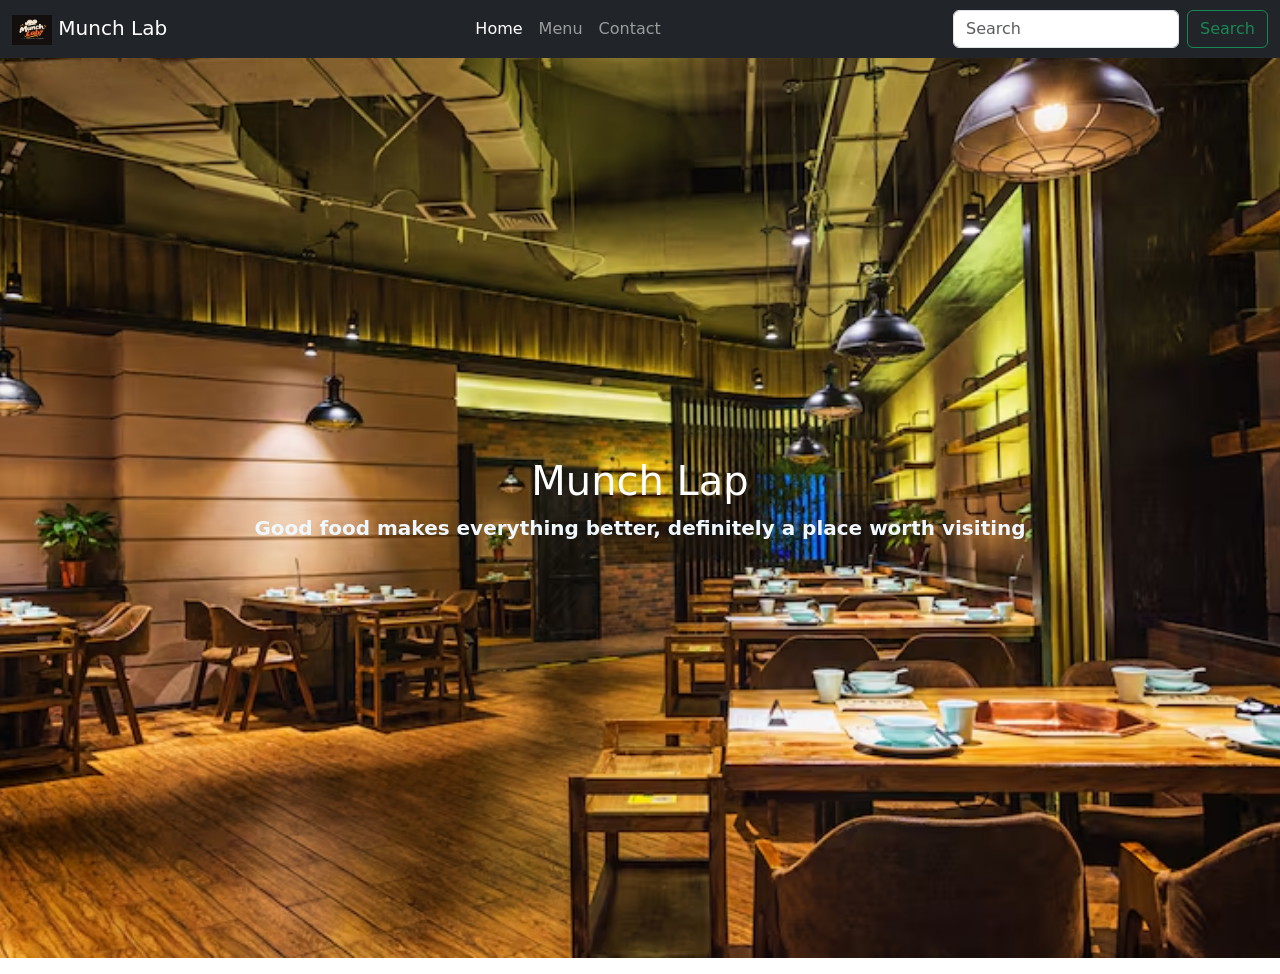
<file: index.html>
<!DOCTYPE html>
<html lang="en">
<head>
  <meta charset="UTF-8" />
  <meta name="viewport" content="width=device-width, initial-scale=1.0" />
  <title>The Corner Bite</title>
  <link rel="stylesheet" href="https://cdnjs.cloudflare.com/ajax/libs/font-awesome/6.5.1/css/all.min.css">
  <link rel="stylesheet" href="https://cdn.jsdelivr.net/npm/bootstrap@5.3.3/dist/css/bootstrap.min.css" />
  <link rel="preconnect" href="https://fonts.googleapis.com" />
  <link href="https://fonts.googleapis.com/css2?family=Poppins:wght@400;500;600;700&display=swap" rel="stylesheet" />
  <link rel="stylesheet" href="css/style.css" />
</head>
<body>
<nav class="navbar navbar-expand-lg bg-dark navbar-dark">
    <div class="container-fluid">
      <a class="navbar-brand" href="#">
      <img src="imges/logo.jpeg" class="logo" alt="Logo">
        Munch Lab
      </a>
      <button class="navbar-toggler" type="button" data-bs-toggle="collapse" data-bs-target="#navbarNav" aria-controls="navbarNav" aria-expanded="false" aria-label="Toggle navigation">
      <span class="navbar-toggler-icon"></span>
      </button>
      <div class="collapse navbar-collapse" id="navbarNav">
        <ul class="navbar-nav mx-auto">
          <li class="nav-item">
            <a class="nav-link active" href="#">Home</a>
          </li>
          <li class="nav-item">
            <a class="nav-link" href="menu.html">Menu</a>
          </li>
          <li class="nav-item">
            <a class="nav-link" href="#">Contact</a>
          </li>
        </ul>
        <form class="d-flex" role="search">
          <input class="form-control me-2" type="search" placeholder="Search" aria-label="search"/>
          <button type="submit" class="btn btn-outline-success">Search</button>
        </form>
        </div>
        </div>
  </nav>
  <section class="hero d-flex align-items-center justify-content-center text-center mb-3" id="home">
    <div class="caption container-fluid" >
      <h1 style="color: white; font-size: 40px;">Munch Lap</h1>
      <p style="color: aliceblue;font-size: 20px; font-weight: bold;" >
        Good food makes everything better, definitely a place worth visiting     

      </p>
    </div>
  </section>
  
<script src="https://cdn.jsdelivr.net/npm/bootstrap@5.3.3/dist/js/bootstrap.bundle.min.js"></script>



</body>
</html>
</file>
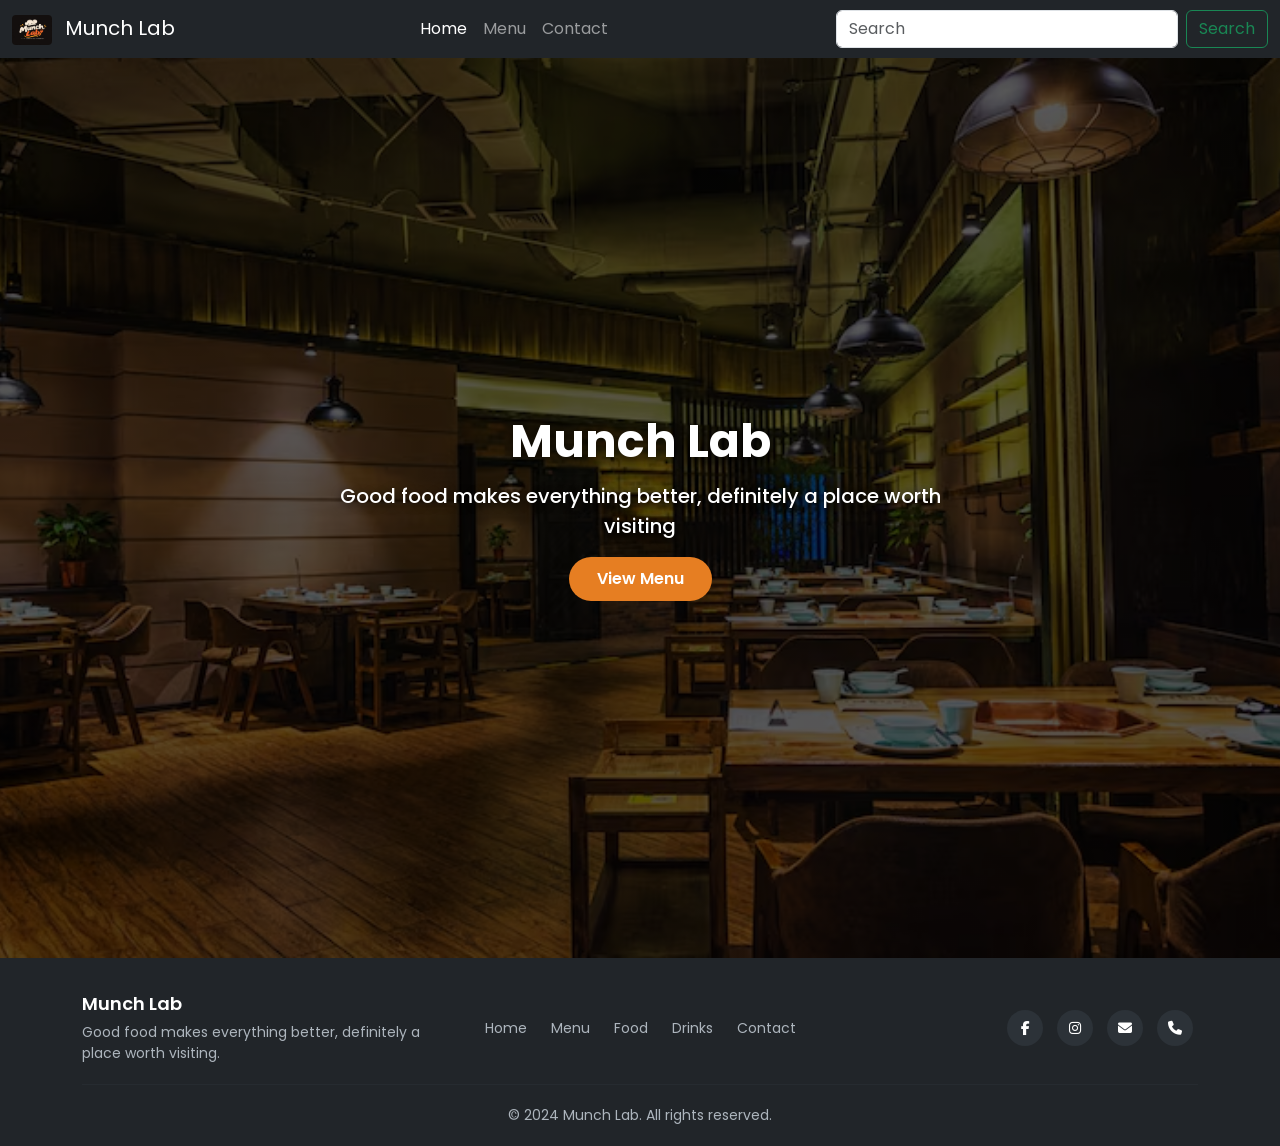
<file: Mini Project/index.html>
<!DOCTYPE html>
<html lang="en">
<head>
  <meta charset="UTF-8" />
  <meta name="viewport" content="width=device-width, initial-scale=1.0" />
  <title>The Corner Bite</title>
  <link rel="stylesheet" href="https://cdnjs.cloudflare.com/ajax/libs/font-awesome/6.5.1/css/all.min.css">
  <link rel="stylesheet" href="https://cdn.jsdelivr.net/npm/bootstrap@5.3.3/dist/css/bootstrap.min.css" />
  <link rel="preconnect" href="https://fonts.googleapis.com" />
  <link href="https://fonts.googleapis.com/css2?family=Poppins:wght@400;500;600;700&display=swap" rel="stylesheet" />
  <link rel="stylesheet" href="css/style.css" />
</head>
<body>
<nav class="navbar navbar-expand-lg bg-dark navbar-dark">
    <div class="container-fluid">
      <a class="navbar-brand" href="index.html">
      <img src="imges/logo.jpeg" class="logo" alt="Logo">
        Munch Lab
      </a>
      <button class="navbar-toggler" type="button" data-bs-toggle="collapse" data-bs-target="#navbarNav" aria-controls="navbarNav" aria-expanded="false" aria-label="Toggle navigation">
      <span class="navbar-toggler-icon"></span>
      </button>
      <div class="collapse navbar-collapse" id="navbarNav">
        <ul class="navbar-nav mx-auto">
          <li class="nav-item">
            <a class="nav-link active" href="index.html">Home</a>
          </li>
          <li class="nav-item">
            <a class="nav-link" href="menu.html">Menu</a>
          </li>
          <li class="nav-item">
            <a class="nav-link" href="contact.html">Contact</a>
          </li>
        </ul>
        <form class="d-flex" role="search">
          <input class="form-control me-2" type="search" placeholder="Search" aria-label="search"/>
          <button type="submit" class="btn btn-outline-success">Search</button>
        </form>
        </div>
        </div>
  </nav>
  <section class="hero d-flex align-items-center justify-content-center text-center" id="home">
    <div class="caption container-fluid" >
      <h1>Munch Lab</h1>
      <p>
        Good food makes everything better, definitely a place worth visiting     
      </p>
      <a href="menu.html" class="btn btn-warning mt-3" style="background-color: #e67e22; border: none; color: white; border-radius: 25px; padding: 10px 28px; font-weight: 600;">View Menu</a>
    </div>
  </section>

  <!-- الفوتر (Footer) -->
  <footer class="footer">
    <div class="container">
      <div class="row align-items-center">
        <!-- عن الموقع -->
        <div class="col-md-4 mb-3 mb-md-0 text-md-start text-center">
          <h5 class="mb-2">Munch Lab</h5>
          <p class="mb-0">Good food makes everything better, definitely a place worth visiting.</p>
        </div>
        <!-- روابط سريعة -->
        <div class="col-md-4 mb-3 mb-md-0 text-center">
          <ul class="footer-links">
            <li><a href="index.html">Home</a></li>
            <li><a href="menu.html">Menu</a></li>
            <li><a href="food.html">Food</a></li>
            <li><a href="drink.html">Drinks</a></li>
            <li><a href="contact.html">Contact</a></li>
          </ul>
        </div>
        <!-- وسائل التواصل الاجتماعي -->
        <div class="col-md-4 text-md-end text-center footer-social">
          <a href="#" aria-label="Facebook"><i class="fa-brands fa-facebook-f"></i></a>
          <a href="#" aria-label="Instagram"><i class="fa-brands fa-instagram"></i></a>
          <a href="mailto:hossamfoud82@gmail.com" aria-label="Email"><i class="fa-solid fa-envelope"></i></a>
          <a href="tel:01091548791" aria-label="Phone"><i class="fa-solid fa-phone"></i></a>
        </div>
      </div>
      <hr>
      <div class="text-center">
        <p class="mb-0 small">&copy; 2024 Munch Lab. All rights reserved.</p>
      </div>
    </div>
  </footer>
  
  <script src="https://cdn.jsdelivr.net/npm/bootstrap@5.3.3/dist/js/bootstrap.bundle.min.js"></script>
  <script src="index.js"></script>
</body>
</html>
</file>
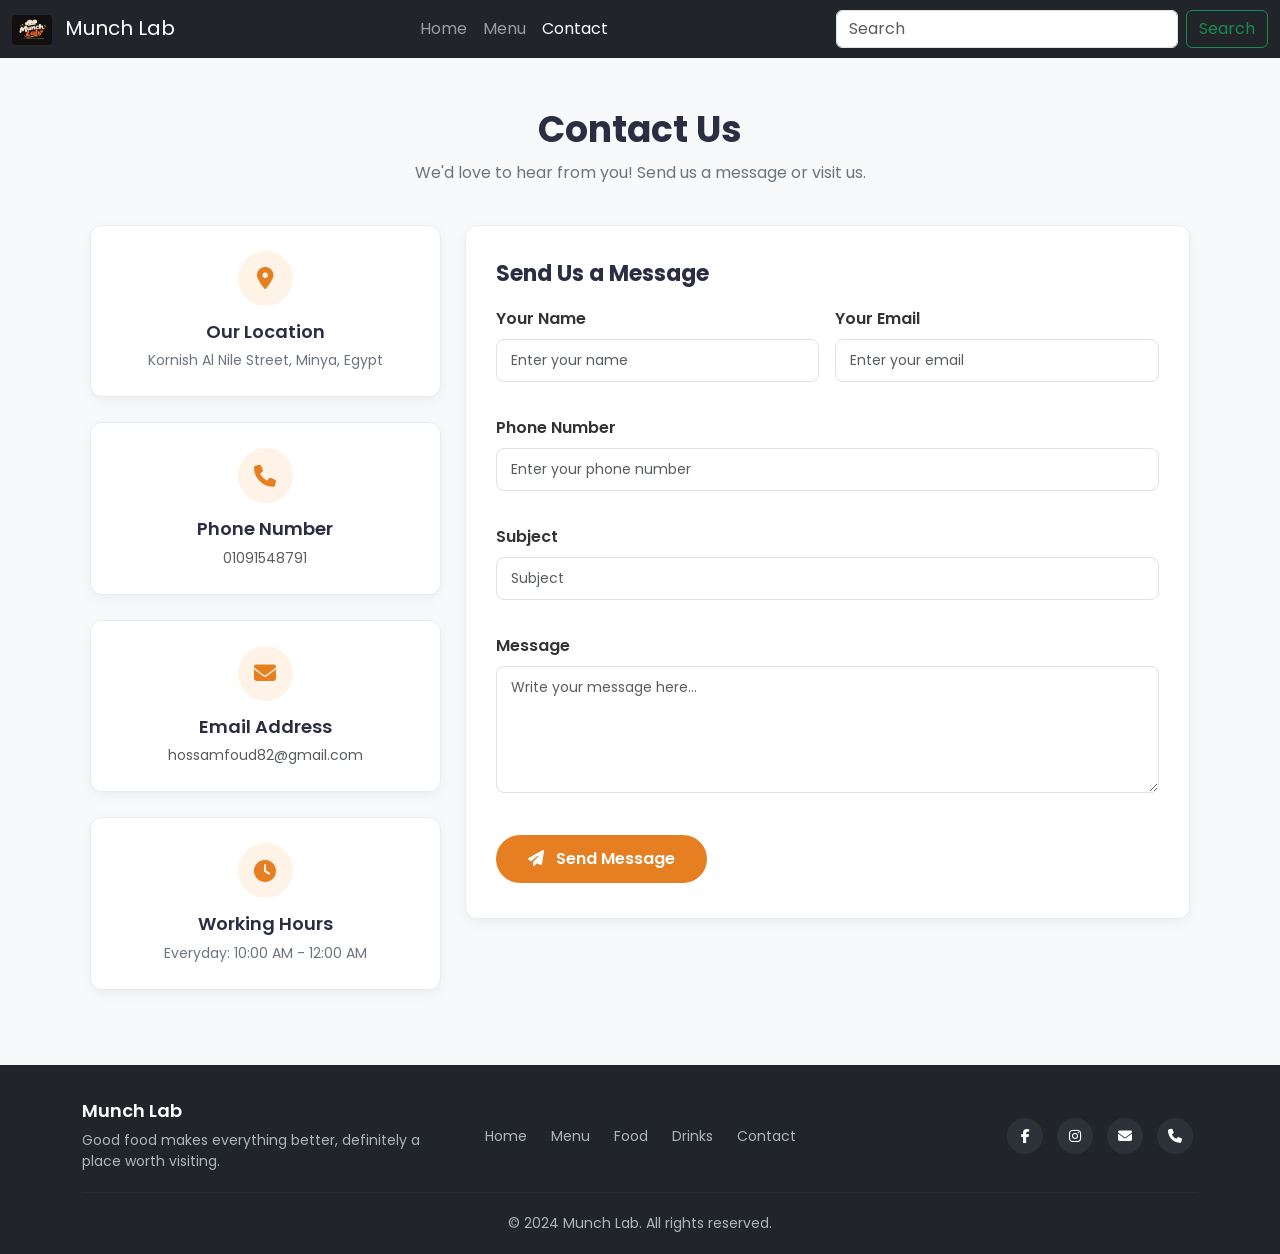
<file: Mini Project/contact.html>
<!DOCTYPE html>
<html lang="en">
<head>
  <meta charset="UTF-8" />
  <meta name="viewport" content="width=device-width, initial-scale=1.0" />
  <title>Munch Lab - Contact Us</title>
  <link rel="stylesheet" href="https://cdnjs.cloudflare.com/ajax/libs/font-awesome/6.5.1/css/all.min.css">
  <link rel="stylesheet" href="https://cdn.jsdelivr.net/npm/bootstrap@5.3.3/dist/css/bootstrap.min.css" />
  <link rel="preconnect" href="https://fonts.googleapis.com" />
  <link href="https://fonts.googleapis.com/css2?family=Poppins:wght@400;500;600;700&display=swap" rel="stylesheet" />
  <link rel="stylesheet" href="css/style.css" />
</head>
<body>

  <!-- شريط التنقل (Navbar) -->
  <nav class="navbar navbar-expand-lg bg-dark navbar-dark">
    <div class="container-fluid">
      <a class="navbar-brand" href="index.html">
        <img src="imges/logo.jpeg" class="logo" alt="Logo">
        Munch Lab
      </a>
      <button class="navbar-toggler" type="button" data-bs-toggle="collapse" data-bs-target="#navbarNav" aria-controls="navbarNav" aria-expanded="false" aria-label="Toggle navigation">
        <span class="navbar-toggler-icon"></span>
      </button>
      <div class="collapse navbar-collapse" id="navbarNav">
        <ul class="navbar-nav mx-auto">
          <li class="nav-item">
            <a class="nav-link" href="index.html">Home</a>
          </li>
          <li class="nav-item">
            <a class="nav-link" href="menu.html">Menu</a>
          </li>
          <li class="nav-item">
            <a class="nav-link active" href="contact.html">Contact</a>
          </li>
        </ul>
        <form class="d-flex" role="search">
          <input class="form-control me-2" type="search" placeholder="Search" aria-label="search"/>
          <button type="submit" class="btn btn-outline-success">Search</button>
        </form>
      </div>
    </div>
  </nav>

  <!-- قسم تواصل معنا (Contact Section) -->
  <section class="contact-section container">
    <div class="contact-header">
      <h1>Contact Us</h1>
      <p>We'd love to hear from you! Send us a message or visit us.</p>
    </div>

    <div class="row g-4 justify-content-center">
      <!-- معلومات الاتصال (Contact Info) -->
      <div class="col-lg-4 col-md-5">
        <!-- العنوان -->
        <div class="contact-info-card">
          <div class="contact-icon">
            <i class="fa-solid fa-location-dot"></i>
          </div>
          <h4>Our Location</h4>
          <p>Kornish Al Nile Street, Minya, Egypt</p>
        </div>

        <!-- رقم الهاتف -->
        <div class="contact-info-card">
          <div class="contact-icon">
            <i class="fa-solid fa-phone"></i>
          </div>
          <h4>Phone Number</h4>
          <p><a href="tel:01091548791" class="text-decoration-none text-muted">01091548791</a></p>
        </div>

        <!-- البريد الإلكتروني -->
        <div class="contact-info-card">
          <div class="contact-icon">
            <i class="fa-solid fa-envelope"></i>
          </div>
          <h4>Email Address</h4>
          <p><a href="mailto:hossamfoud82@gmail.com" class="text-decoration-none text-muted">hossamfoud82@gmail.com</a></p>
        </div>

        <!-- أوقات العمل -->
        <div class="contact-info-card">
          <div class="contact-icon">
            <i class="fa-solid fa-clock"></i>
          </div>
          <h4>Working Hours</h4>
          <p>Everyday: 10:00 AM - 12:00 AM</p>
        </div>
      </div>

      <!-- نموذج المراسلة (Contact Form) -->
      <div class="col-lg-8 col-md-7">
        <div class="contact-form-card">
          <h3>Send Us a Message</h3>
          <form id="contactForm">
            <div class="row g-3">
              <div class="col-md-6">
                <label class="form-label fw-semibold">Your Name</label>
                <input type="text" class="form-control" placeholder="Enter your name" required />
              </div>
              <div class="col-md-6">
                <label class="form-label fw-semibold">Your Email</label>
                <input type="email" class="form-control" placeholder="Enter your email" required />
              </div>
              <div class="col-12">
                <label class="form-label fw-semibold">Phone Number</label>
                <input type="tel" class="form-control" placeholder="Enter your phone number" />
              </div>
              <div class="col-12">
                <label class="form-label fw-semibold">Subject</label>
                <input type="text" class="form-control" placeholder="Subject" required />
              </div>
              <div class="col-12">
                <label class="form-label fw-semibold">Message</label>
                <textarea class="form-control" rows="5" placeholder="Write your message here..." required></textarea>
              </div>
              <div class="col-12 text-center text-md-start mt-4">
                <button type="submit" class="btn btn-send">
                  <i class="fa-solid fa-paper-plane me-2"></i> Send Message
                </button>
              </div>
            </div>
          </form>
        </div>
      </div>
    </div>
  </section>

  <!-- الفوتر (Footer) -->
  <footer class="footer">
    <div class="container">
      <div class="row align-items-center">
        <!-- عن الموقع -->
        <div class="col-md-4 mb-3 mb-md-0 text-md-start text-center">
          <h5 class="mb-2">Munch Lab</h5>
          <p class="mb-0">Good food makes everything better, definitely a place worth visiting.</p>
        </div>
        <!-- روابط سريعة -->
        <div class="col-md-4 mb-3 mb-md-0 text-center">
          <ul class="footer-links">
            <li><a href="index.html">Home</a></li>
            <li><a href="menu.html">Menu</a></li>
            <li><a href="food.html">Food</a></li>
            <li><a href="drink.html">Drinks</a></li>
            <li><a href="contact.html">Contact</a></li>
          </ul>
        </div>
        <!-- وسائل التواصل الاجتماعي -->
        <div class="col-md-4 text-md-end text-center footer-social">
          <a href="#" aria-label="Facebook"><i class="fa-brands fa-facebook-f"></i></a>
          <a href="#" aria-label="Instagram"><i class="fa-brands fa-instagram"></i></a>
          <a href="mailto:hossamfoud82@gmail.com" aria-label="Email"><i class="fa-solid fa-envelope"></i></a>
          <a href="tel:01091548791" aria-label="Phone"><i class="fa-solid fa-phone"></i></a>
        </div>
      </div>
      <hr>
      <div class="text-center">
        <p class="mb-0 small">&copy; 2024 Munch Lab. All rights reserved.</p>
      </div>
    </div>
  </footer>

  <script src="https://cdn.jsdelivr.net/npm/bootstrap@5.3.3/dist/js/bootstrap.bundle.min.js"></script>
  <script src="index.js"></script>
</body>
</html>
</file>
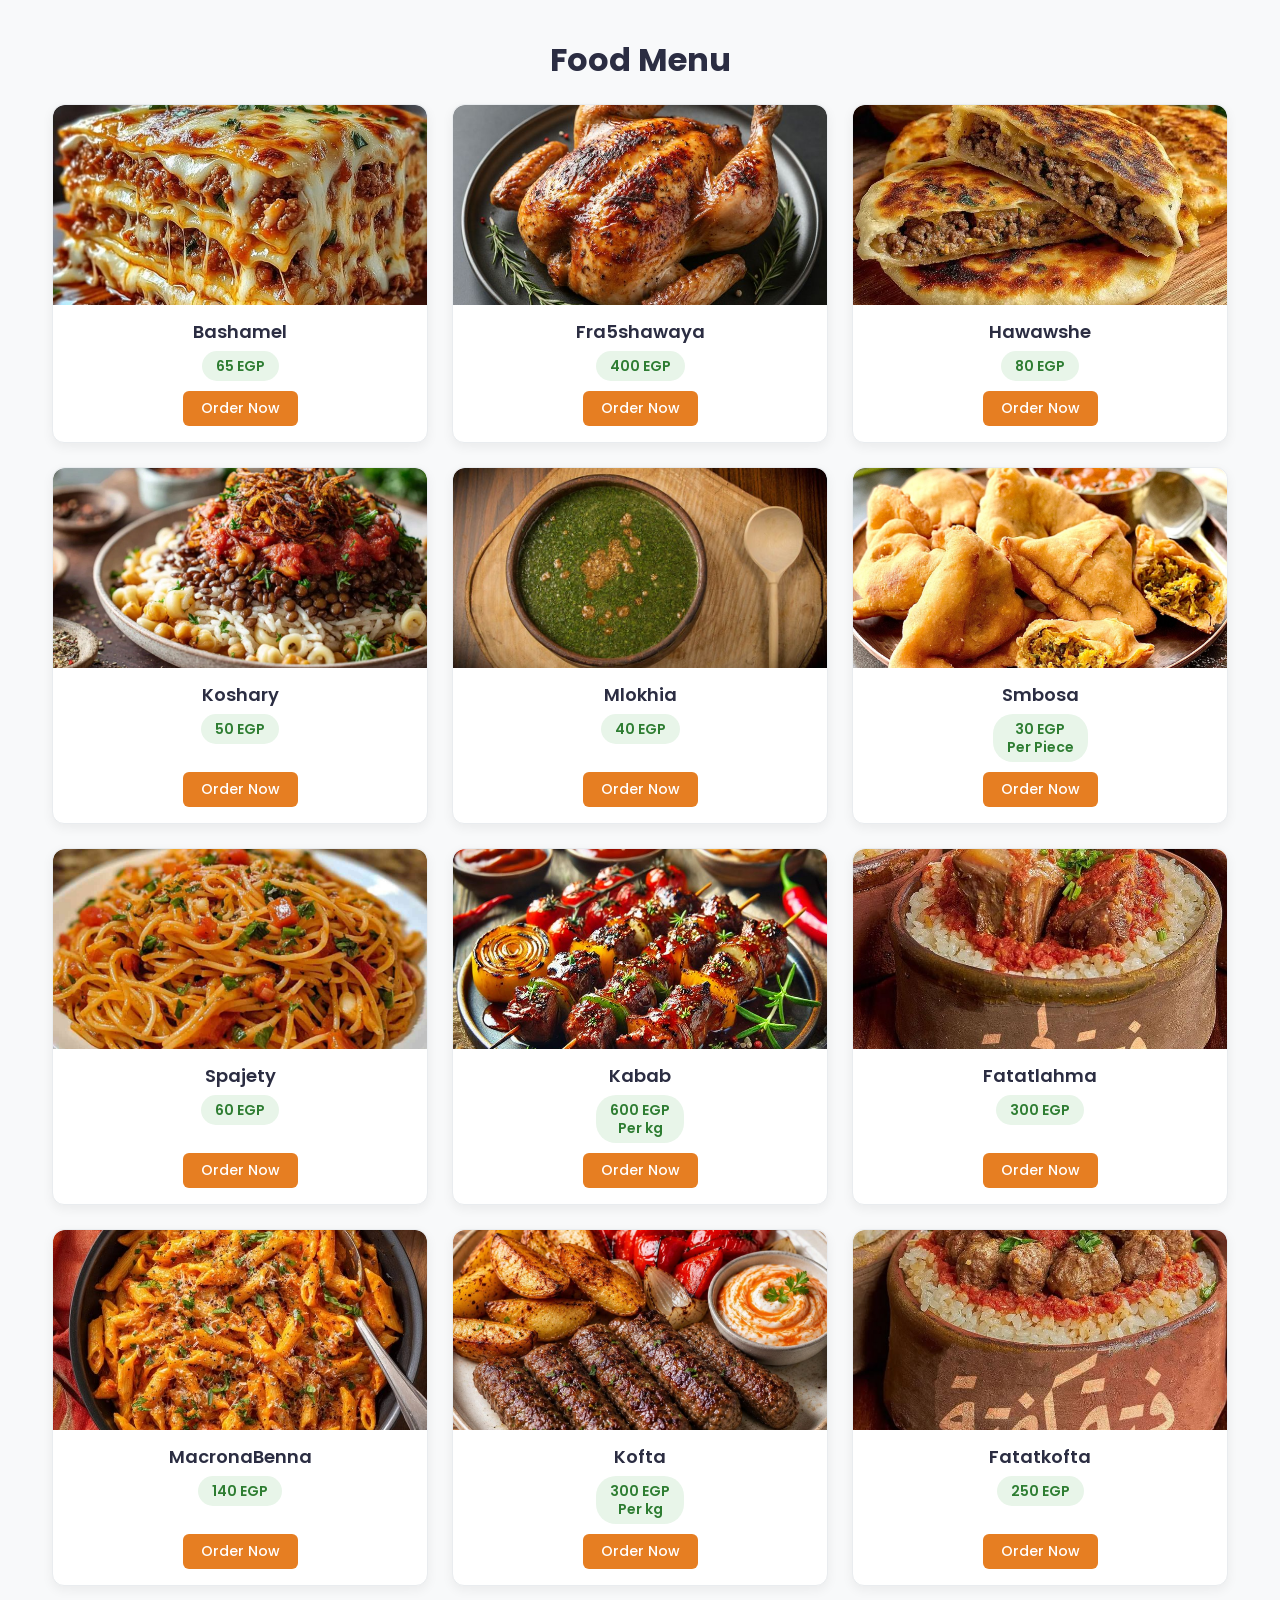
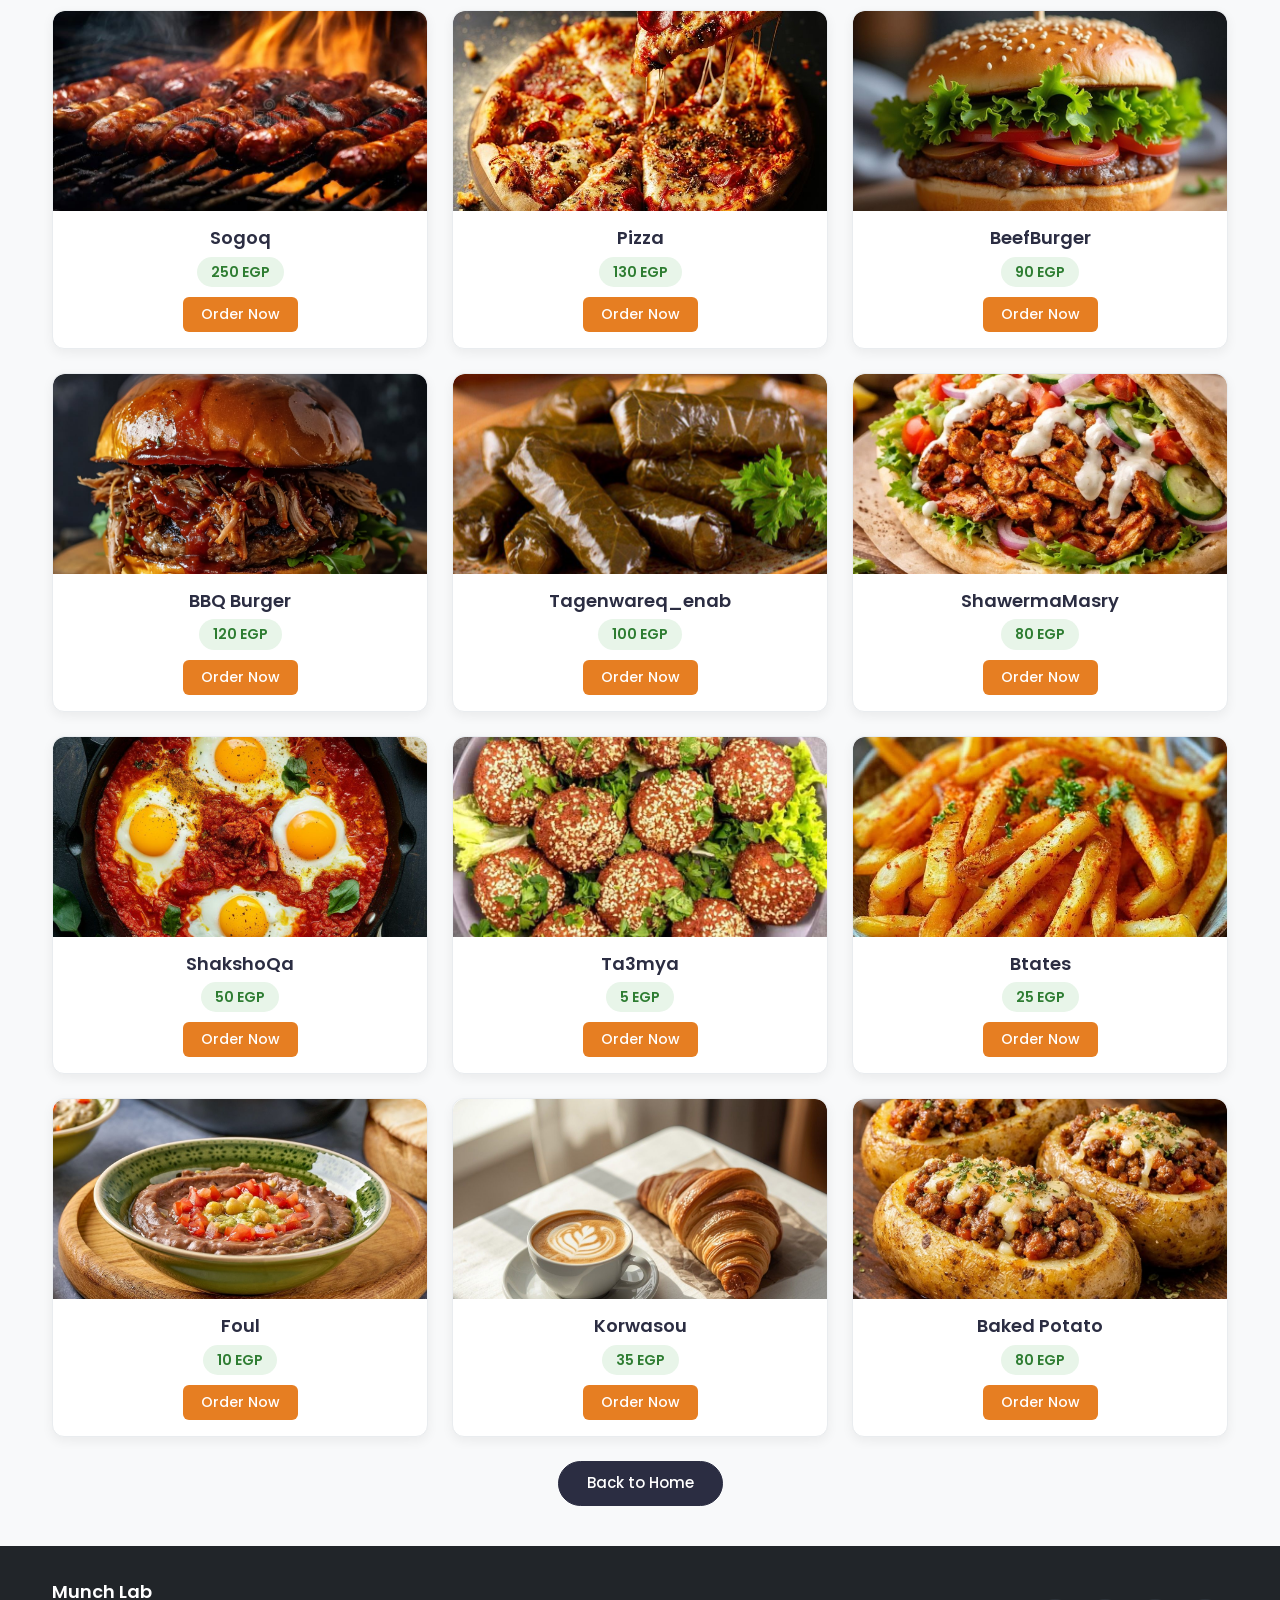
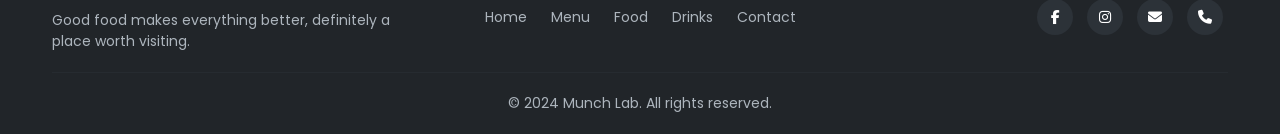
<file: Mini Project/food.html>
﻿<!DOCTYPE html>
<html lang="en">

<head>
    <meta charset="UTF-8">
    <meta name="viewport" content="width=device-width, initial-scale=1.0">
    <title>Food Menu</title>
    <link rel="stylesheet" href="https://cdnjs.cloudflare.com/ajax/libs/font-awesome/6.5.1/css/all.min.css">
    <link rel="preconnect" href="https://fonts.googleapis.com">
    <link href="https://fonts.googleapis.com/css2?family=Poppins:wght@400;500;600;700&display=swap" rel="stylesheet">
    <link rel="stylesheet" href="css/bootstrap.min.css">
    <link rel="stylesheet" href="css/food.css">
</head>

<body>
    <div class="container py-3">

        <div class="row">
            <div class="col-12 text-center">
                <h2 id="foodMenuTitle">Food Menu</h2>
            </div>
        </div>

        <!-- Food Items (Single Unified Row) -->
        <div class="row g-3 g-md-4">

            <!-- 1. Bashamel -->
            <div class="col-6 col-md-4">
                <div class="card h-100">
                    <img src="images/bashamel.jpg" class="card-img-top" alt="Bashamel">
                    <div class="card-body text-center">
                        <h4 class="card-title">Bashamel</h4>
                        <span class="badge bg-primary">65 EGP</span>
                        <div class="mt-3">
                            <button class="btn btn-warning card-btn order-btn">Order Now</button>
                        </div>
                    </div>
                </div>
            </div>

            <!-- 2. Fra5shawaya -->
            <div class="col-6 col-md-4">
                <div class="card h-100">
                    <img src="images/fra5shawaya.jpg" class="card-img-top" alt="Fra5shawaya">
                    <div class="card-body text-center">
                        <h4 class="card-title">Fra5shawaya</h4>
                        <span class="badge bg-primary">400 EGP</span>
                        <div class="mt-3">
                            <button class="btn btn-warning card-btn order-btn">Order Now</button>
                        </div>
                    </div>
                </div>
            </div>

            <!-- 3. Hawawshe -->
            <div class="col-6 col-md-4">
                <div class="card h-100">
                    <img src="images/hawawshe.jpg" class="card-img-top" alt="Hawawshe">
                    <div class="card-body text-center">
                        <h4 class="card-title">Hawawshe</h4>
                        <span class="badge bg-primary">80 EGP</span>
                        <div class="mt-3">
                            <button class="btn btn-warning card-btn order-btn">Order Now</button>
                        </div>
                    </div>
                </div>
            </div>

            <!-- 4. Koshary -->
            <div class="col-6 col-md-4">
                <div class="card h-100">
                    <img src="images/koshary.jpg" class="card-img-top" alt="Koshary">
                    <div class="card-body text-center">
                        <h4 class="card-title">Koshary</h4>
                        <span class="badge bg-primary">50 EGP</span>
                        <div class="mt-3">
                            <button class="btn btn-warning card-btn order-btn">Order Now</button>
                        </div>
                    </div>
                </div>
            </div>

            <!-- 5. Mlokhia -->
            <div class="col-6 col-md-4">
                <div class="card h-100">
                    <img src="images/mlokhia.jpg" class="card-img-top" alt="Mlokhia">
                    <div class="card-body text-center">
                        <h4 class="card-title">Mlokhia</h4>
                        <span class="badge bg-primary">40 EGP</span>
                        <div class="mt-3">
                            <button class="btn btn-warning card-btn order-btn">Order Now</button>
                        </div>
                    </div>
                </div>
            </div>

            <!-- 6. Smbosa -->
            <div class="col-6 col-md-4">
                <div class="card h-100">
                    <img src="images/sambosa1.jpg" class="card-img-top" alt="Smbosa">
                    <div class="card-body text-center">
                        <h4 class="card-title">Smbosa</h4>
                        <span class="badge bg-primary">30 EGP <br> Per Piece</span>
                        <div class="mt-3">
                            <button class="btn btn-warning card-btn order-btn">Order Now</button>
                        </div>
                    </div>
                </div>
            </div>

            <!-- 7. Spajety -->
            <div class="col-6 col-md-4">
                <div class="card h-100">
                    <img src="images/spajety.jpg" onerror="this.onerror=null; this.src='images/spaghetti.jpg';" class="card-img-top" alt="Spajety">
                    <div class="card-body text-center">
                        <h4 class="card-title">Spajety</h4>
                        <span class="badge bg-primary">60 EGP</span>
                        <div class="mt-3">
                            <button class="btn btn-warning card-btn order-btn">Order Now</button>
                        </div>
                    </div>
                </div>
            </div>

            <!-- 8. Kabab -->
            <div class="col-6 col-md-4">
                <div class="card h-100">
                    <img src="images/kabab.jpg" class="card-img-top" alt="Kabab">
                    <div class="card-body text-center">
                        <h4 class="card-title">Kabab</h4>
                        <span class="badge bg-primary">600 EGP <br> Per kg</span>
                        <div class="mt-3">
                            <button class="btn btn-warning card-btn order-btn">Order Now</button>
                        </div>
                    </div>
                </div>
            </div>

            <!-- 9. Fatatlahma -->
            <div class="col-6 col-md-4">
                <div class="card h-100">
                    <img src="images/fatatlahma.jpg" class="card-img-top" alt="Fatatlahma">
                    <div class="card-body text-center">
                        <h4 class="card-title">Fatatlahma</h4>
                        <span class="badge bg-primary">300 EGP</span>
                        <div class="mt-3">
                            <button class="btn btn-warning card-btn order-btn">Order Now</button>
                        </div>
                    </div>
                </div>
            </div>

            <!-- 10. MacronaBenna -->
            <div class="col-6 col-md-4">
                <div class="card h-100">
                    <img src="images/macronaBenna.jpg" class="card-img-top" alt="MacronaBenna">
                    <div class="card-body text-center">
                        <h4 class="card-title">MacronaBenna</h4>
                        <span class="badge bg-primary">140 EGP</span>
                        <div class="mt-3">
                            <button class="btn btn-warning card-btn order-btn">Order Now</button>
                        </div>
                    </div>
                </div>
            </div>

            <!-- 11. Kofta -->
            <div class="col-6 col-md-4">
                <div class="card h-100">
                    <img src="images/kofta.jpg" class="card-img-top" alt="Kofta">
                    <div class="card-body text-center">
                        <h4 class="card-title">Kofta</h4>
                        <span class="badge bg-primary">300 EGP <br> Per kg</span>
                        <div class="mt-3">
                            <button class="btn btn-warning card-btn order-btn">Order Now</button>
                        </div>
                    </div>
                </div>
            </div>

            <!-- 12. Fatatkofta -->
            <div class="col-6 col-md-4">
                <div class="card h-100">
                    <img src="images/fatatkofta.jpg" class="card-img-top" alt="Fatatkofta">
                    <div class="card-body text-center">
                        <h4 class="card-title">Fatatkofta</h4>
                        <span class="badge bg-primary">250 EGP</span>
                        <div class="mt-3">
                            <button class="btn btn-warning card-btn order-btn">Order Now</button>
                        </div>
                    </div>
                </div>
            </div>

            <!-- 13. Sogoq -->
            <div class="col-6 col-md-4">
                <div class="card h-100">
                    <img src="images/sogoq.jpg" class="card-img-top" alt="Sogoq">
                    <div class="card-body text-center">
                        <h4 class="card-title">Sogoq</h4>
                        <span class="badge bg-primary">250 EGP</span>
                        <div class="mt-3">
                            <button class="btn btn-warning card-btn order-btn">Order Now</button>
                        </div>
                    </div>
                </div>
            </div>

            <!-- 14. Pizza -->
            <div class="col-6 col-md-4">
                <div class="card h-100">
                    <img src="images/pizza.jpg" class="card-img-top" alt="Pizza">
                    <div class="card-body text-center">
                        <h4 class="card-title">Pizza</h4>
                        <span class="badge bg-primary">130 EGP</span>
                        <div class="mt-3">
                            <button class="btn btn-warning card-btn order-btn">Order Now</button>
                        </div>
                    </div>
                </div>
            </div>

            <!-- 15. BeefBurger -->
            <div class="col-6 col-md-4">
                <div class="card h-100">
                    <img src="images/beefBurger.jpg" class="card-img-top" alt="BeefBurger">
                    <div class="card-body text-center">
                        <h4 class="card-title">BeefBurger</h4>
                        <span class="badge bg-primary">90 EGP</span>
                        <div class="mt-3">
                            <button class="btn btn-warning card-btn order-btn">Order Now</button>
                        </div>
                    </div>
                </div>
            </div>

            <!-- 16. BBQ Smokehouse Burger on a Grill -->
            <div class="col-6 col-md-4">
                <div class="card h-100">
                    <img src="images/BBQ Smokehouse Burger on a Grill.jpg" class="card-img-top" alt="BBQ Burger">
                    <div class="card-body text-center">
                        <h4 class="card-title">BBQ Burger</h4>
                        <span class="badge bg-primary">120 EGP</span>
                        <div class="mt-3">
                            <button class="btn btn-warning card-btn order-btn">Order Now</button>
                        </div>
                    </div>
                </div>
            </div>

            <!-- 17. Tagenwareq_enab -->
            <div class="col-6 col-md-4">
                <div class="card h-100">
                    <img src="images/tagenwareq_enab.jpg" class="card-img-top" alt="Tagenwareq_enab">
                    <div class="card-body text-center">
                        <h4 class="card-title">Tagenwareq_enab</h4>
                        <span class="badge bg-primary">100 EGP</span>
                        <div class="mt-3">
                            <button class="btn btn-warning card-btn order-btn">Order Now</button>
                        </div>
                    </div>
                </div>
            </div>

            <!-- 18. ShawermaMasry -->
            <div class="col-6 col-md-4">
                <div class="card h-100">
                    <img src="images/shawermaMasry.jpg" class="card-img-top" alt="ShawermaMasry">
                    <div class="card-body text-center">
                        <h4 class="card-title">ShawermaMasry</h4>
                        <span class="badge bg-primary">80 EGP</span>
                        <div class="mt-3">
                            <button class="btn btn-warning card-btn order-btn">Order Now</button>
                        </div>
                    </div>
                </div>
            </div>

            <!-- 19. ShakshoQa -->
            <div class="col-6 col-md-4">
                <div class="card h-100">
                    <img src="images/shakshoQa.jpg" class="card-img-top" alt="ShakshoQa">
                    <div class="card-body text-center">
                        <h4 class="card-title">ShakshoQa</h4>
                        <span class="badge bg-primary">50 EGP</span>
                        <div class="mt-3">
                            <button class="btn btn-warning card-btn order-btn">Order Now</button>
                        </div>
                    </div>
                </div>
            </div>

            <!-- 20. Ta3mya -->
            <div class="col-6 col-md-4">
                <div class="card h-100">
                    <img src="images/ta3mya.jpg" class="card-img-top" alt="Ta3mya">
                    <div class="card-body text-center">
                        <h4 class="card-title">Ta3mya</h4>
                        <span class="badge bg-primary">5 EGP</span>
                        <div class="mt-3">
                            <button class="btn btn-warning card-btn order-btn">Order Now</button>
                        </div>
                    </div>
                </div>
            </div>

            <!-- 21. Btates -->
            <div class="col-6 col-md-4">
                <div class="card h-100">
                    <img src="images/btates.jpg" class="card-img-top" alt="Btates">
                    <div class="card-body text-center">
                        <h4 class="card-title">Btates</h4>
                        <span class="badge bg-primary">25 EGP</span>
                        <div class="mt-3">
                            <button class="btn btn-warning card-btn order-btn">Order Now</button>
                        </div>
                    </div>
                </div>
            </div>

            <!-- 22. Foul -->
            <div class="col-6 col-md-4">
                <div class="card h-100">
                    <img src="images/foul.jpg" class="card-img-top" alt="Foul">
                    <div class="card-body text-center">
                        <h4 class="card-title">Foul</h4>
                        <span class="badge bg-primary">10 EGP</span>
                        <div class="mt-3">
                            <button class="btn btn-warning card-btn order-btn">Order Now</button>
                        </div>
                    </div>
                </div>
            </div>

            <!-- 23. Korwasou -->
            <div class="col-6 col-md-4">
                <div class="card h-100">
                    <img src="images/korwasou.jpg" class="card-img-top" alt="Korwasou">
                    <div class="card-body text-center">
                        <h4 class="card-title">Korwasou</h4>
                        <span class="badge bg-primary">35 EGP</span>
                        <div class="mt-3">
                            <button class="btn btn-warning card-btn order-btn">Order Now</button>
                        </div>
                    </div>
                </div>
            </div>

            <!-- 24. Baked Potato -->
            <div class="col-6 col-md-4">
                <div class="card h-100">
                    <img src="images/BakedBotato.jpg" class="card-img-top" alt="Baked Potato">
                    <div class="card-body text-center">
                        <h4 class="card-title">Baked Potato</h4>
                        <span class="badge bg-primary">80 EGP</span>
                        <div class="mt-3">
                            <button class="btn btn-warning card-btn order-btn">Order Now</button>
                        </div>
                    </div>
                </div>
            </div>

        </div> <!-- /row g-3 g-md-4 -->

        <!-- زر الرجوع للرئيسية -->
        <div class="text-center my-4">
            <a href="index.html" class="btn btn-primary">
                Back to Home
            </a>
        </div>

    </div> <!-- /container -->

    <!-- الفوتر (Footer) بكامل عرض الصفحة -->
    <footer class="footer">
        <div class="container">
            <div class="row align-items-center">
                <!-- عن الموقع -->
                <div class="col-md-4 mb-3 mb-md-0 text-md-start text-center">
                    <h5 class="mb-2">Munch Lab</h5>
                    <p class="mb-0">Good food makes everything better, definitely a place worth visiting.</p>
                </div>
                <!-- روابط سريعة -->
                <div class="col-md-4 mb-3 mb-md-0 text-center">
                    <ul class="footer-links">
                        <li><a href="index.html">Home</a></li>
                        <li><a href="menu.html">Menu</a></li>
                        <li><a href="food.html">Food</a></li>
                        <li><a href="drink.html">Drinks</a></li>
                        <li><a href="contact.html">Contact</a></li>
                    </ul>
                </div>
                <!-- وسائل التواصل الاجتماعي -->
                <div class="col-md-4 text-md-end text-center footer-social">
                    <a href="#" aria-label="Facebook"><i class="fa-brands fa-facebook-f"></i></a>
                    <a href="#" aria-label="Instagram"><i class="fa-brands fa-instagram"></i></a>
                    <a href="mailto:hossamfoud82@gmail.com" aria-label="Email"><i class="fa-solid fa-envelope"></i></a>
                    <a href="tel:01091548791" aria-label="Phone"><i class="fa-solid fa-phone"></i></a>
                </div>
            </div>
            <hr>
            <div class="text-center">
                <p class="mb-0 small">&copy; 2024 Munch Lab. All rights reserved.</p>
            </div>
        </div>
    </footer>

    <script src="https://cdn.jsdelivr.net/npm/bootstrap@5.3.3/dist/js/bootstrap.bundle.min.js"></script>
    <script src="index.js"></script>
</body>

</html>
</file>
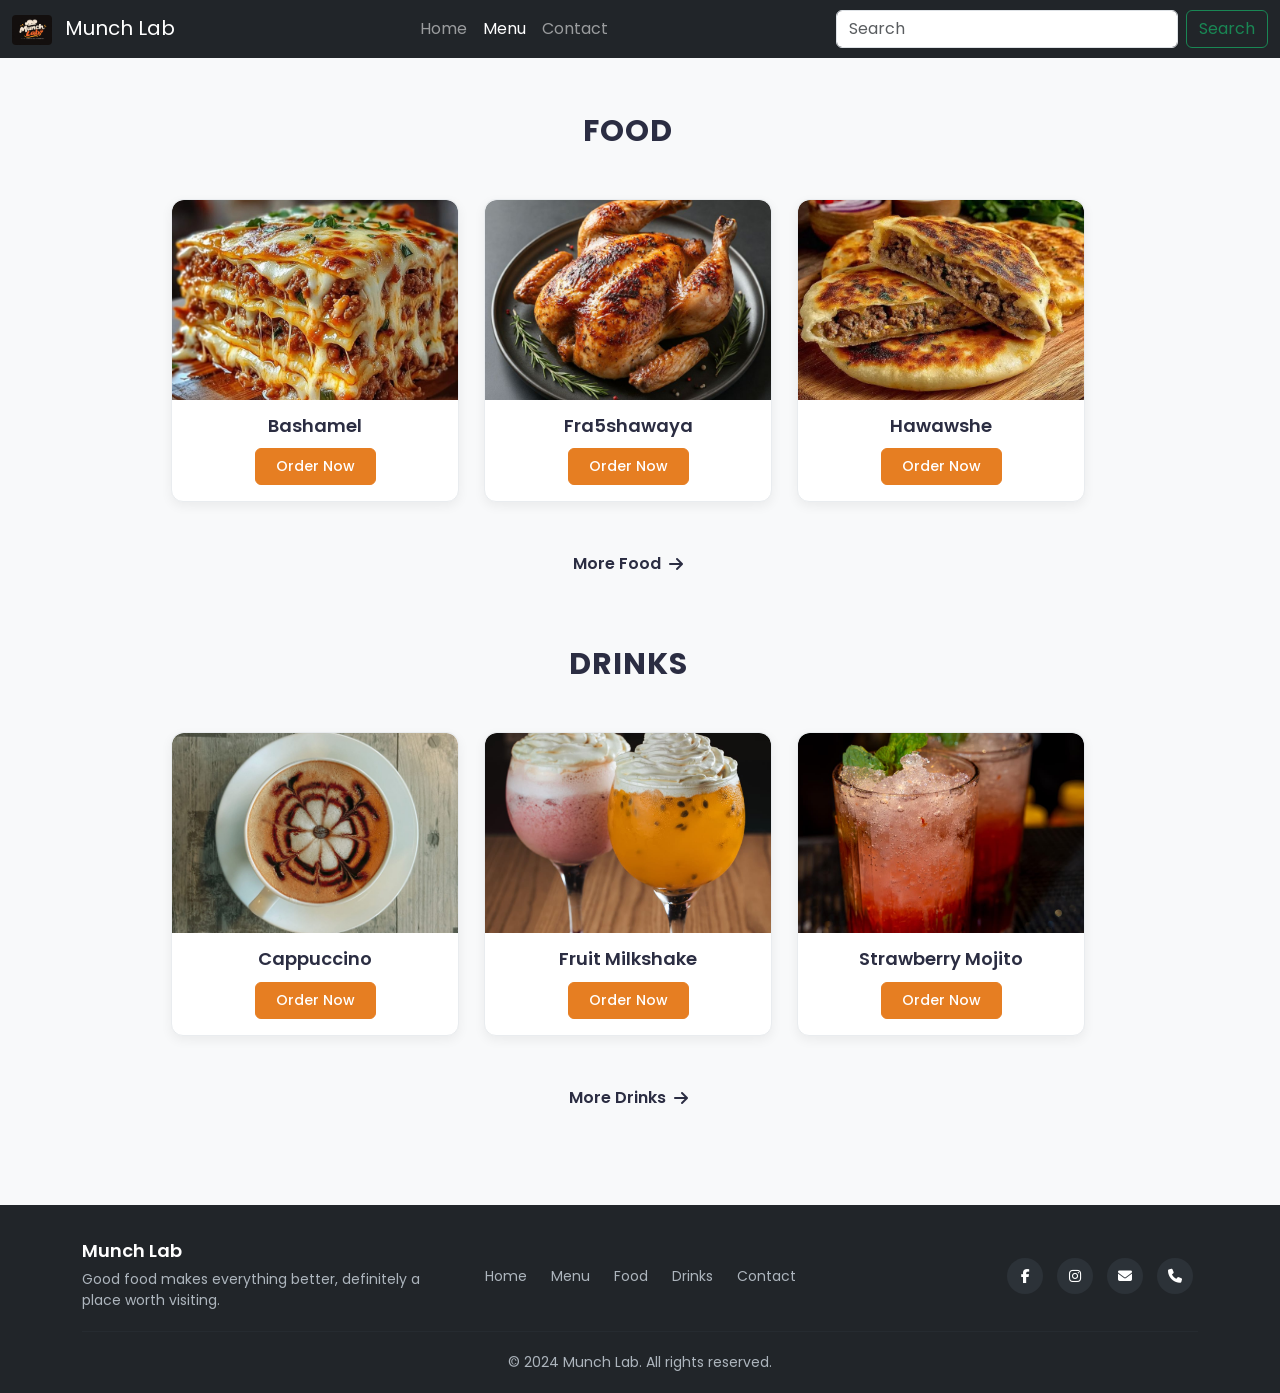
<file: Mini Project/menu.html>
<!DOCTYPE html>
<html lang="en">
<head>
  <meta charset="UTF-8" />
  <meta name="viewport" content="width=device-width, initial-scale=1.0" />
  <title>The Corner Bite - Menu</title>
  <link rel="stylesheet" href="https://cdnjs.cloudflare.com/ajax/libs/font-awesome/6.5.1/css/all.min.css">
  <link rel="stylesheet" href="https://cdn.jsdelivr.net/npm/bootstrap@5.3.3/dist/css/bootstrap.min.css" />
  <link rel="preconnect" href="https://fonts.googleapis.com" />
  <link href="https://fonts.googleapis.com/css2?family=Poppins:wght@400;500;600;700&display=swap" rel="stylesheet" />
  <link rel="stylesheet" href="css/style.css" />
</head>
<body>

  <!-- Navbar -->
  <nav class="navbar navbar-expand-lg bg-dark navbar-dark">
    <div class="container-fluid">
      <a class="navbar-brand" href="index.html">
        <img src="imges/logo.jpeg" class="logo" alt="Logo">
        Munch Lab
      </a>
      <button class="navbar-toggler" type="button" data-bs-toggle="collapse" data-bs-target="#navbarNav" aria-controls="navbarNav" aria-expanded="false" aria-label="Toggle navigation">
        <span class="navbar-toggler-icon"></span>
      </button>
      <div class="collapse navbar-collapse" id="navbarNav">
        <ul class="navbar-nav mx-auto">
          <li class="nav-item">
            <a class="nav-link" href="index.html">Home</a>
          </li>
          <li class="nav-item">
            <a class="nav-link active" href="menu.html">Menu</a>
          </li>
          <li class="nav-item">
            <a class="nav-link" href="contact.html">Contact</a>
          </li>
        </ul>
        <form class="d-flex" role="search">
          <input class="form-control me-2" type="search" placeholder="Search" aria-label="search"/>
          <button type="submit" class="btn btn-outline-success">Search</button>
        </form>
      </div>
    </div>
  </nav>

  <!-- Menu Section -->
  <section class="home2 container-fluid" id="menu">
    <!-- Food Section -->
    <div class="food container-fluid row">
      <h2>FOOD</h2>
      <div class="card text-center" style="width: 18rem;">
        <img src="imges/food1.jpeg" class="card-img-top" alt="Bashamel">
        <h5 class="card-text">Bashamel</h5>
        <button class="btn btn-success btn-sm align-self-center mb-3">Order Now</button>
      </div>
      <div class="card text-center" style="width: 18rem;">
        <img src="imges/food2.jpeg" class="card-img-top" alt="Fra5shawaya">
        <h5 class="card-text">Fra5shawaya</h5>
        <button class="btn btn-success btn-sm align-self-center mb-3">Order Now</button>
      </div>
      <div class="card text-center" style="width: 18rem;">
        <img src="imges/food3.jpeg" class="card-img-top" alt="Hawawshe">
        <h5 class="card-text">Hawawshe</h5>
        <button class="btn btn-success btn-sm align-self-center mb-3">Order Now</button>
      </div>
      <a href="food.html">More Food <i class="fa-solid fa-arrow-right"></i></a>
    </div>

    <!-- Drinks Section -->
    <div class="drinks container-fluid row">
      <h2>Drinks</h2>
      <div class="card text-center" style="width: 18rem;">
        <img src="imges/drink1.jpeg" class="card-img-top" alt="Cappuccino">
        <h5 class="card-text">Cappuccino</h5>
        <button class="btn btn-success btn-sm align-self-center mb-3">Order Now</button>  
      </div>
      <div class="card text-center" style="width: 18rem;">
        <img src="imges/drink2.jpeg" class="card-img-top" alt="Fruit Milkshake">
        <h5 class="card-text">Fruit Milkshake</h5>
        <button class="btn btn-success btn-sm align-self-center mb-3">Order Now</button>  
      </div>
      <div class="card text-center" style="width: 18rem;">
        <img src="imges/drink3.jpeg" class="card-img-top" alt="Strawberry Mojito">
        <h5 class="card-text">Strawberry Mojito</h5>
        <button class="btn btn-success btn-sm align-self-center mb-3">Order Now</button>  
      </div>
      <a href="drink.html">More Drinks <i class="fa-solid fa-arrow-right"></i></a>
    </div>
  </section>

  <!-- الفوتر (Footer) -->
  <footer class="footer">
    <div class="container">
      <div class="row align-items-center">
        <!-- عن الموقع -->
        <div class="col-md-4 mb-3 mb-md-0 text-md-start text-center">
          <h5 class="mb-2">Munch Lab</h5>
          <p class="mb-0">Good food makes everything better, definitely a place worth visiting.</p>
        </div>
        <!-- روابط سريعة -->
        <div class="col-md-4 mb-3 mb-md-0 text-center">
          <ul class="footer-links">
            <li><a href="index.html">Home</a></li>
            <li><a href="menu.html">Menu</a></li>
            <li><a href="food.html">Food</a></li>
            <li><a href="drink.html">Drinks</a></li>
            <li><a href="contact.html">Contact</a></li>
          </ul>
        </div>
        <!-- وسائل التواصل الاجتماعي -->
        <div class="col-md-4 text-md-end text-center footer-social">
          <a href="#" aria-label="Facebook"><i class="fa-brands fa-facebook-f"></i></a>
          <a href="#" aria-label="Instagram"><i class="fa-brands fa-instagram"></i></a>
          <a href="mailto:hossamfoud82@gmail.com" aria-label="Email"><i class="fa-solid fa-envelope"></i></a>
          <a href="tel:01091548791" aria-label="Phone"><i class="fa-solid fa-phone"></i></a>
        </div>
      </div>
      <hr>
      <div class="text-center">
        <p class="mb-0 small">&copy; 2024 Munch Lab. All rights reserved.</p>
      </div>
    </div>
  </footer>

  <script src="https://cdn.jsdelivr.net/npm/bootstrap@5.3.3/dist/js/bootstrap.bundle.min.js"></script>
  <script src="index.js"></script>
</body>
</html>
</file>
<file: css/style.css>
*{
    box-sizing: border-box;
    margin: 0;
    padding: 0;
    scroll-behavior: smooth;
}
.hero{
    width: 100%;
    height: 100vh;
    background-image: url("../imges/background.avif");
    background-size: cover;
    background-position: center;
    background-repeat: no-repeat;
}
.logo{
    width: 40px;
    height: 30px;
}
.img1{
    width: 200px;
    height: 200px;
}
.home2{
    width: 100%;
    height: 100vh;
}
.food{
    display: flex;
    justify-content: space-around;
}
.home2 h2{
    margin-bottom: 20px;
    text-align: center;
}
.card{
    padding: 0;
    padding-bottom: 30px;
    margin-bottom: 20px;
    background-color:cadetblue;
}
.card img{
    padding-bottom: 10px;
}
.card:hover{
    transform: scale(1.1);
}
.home2 a{
    text-decoration: none;
    color: black;
}
.home2 a:hover{
    color: blue;
}
.drinks{
    display: flex;
    justify-content: space-around;
}
.card-img-top{
    height: 200px;
    object-fit: cover;
}

@media (max-width: 991px) {
    .home2 {
        height: auto;
        padding: 30px 15px;
    }
    .food,
    .drinks {
        flex-wrap: wrap;
        justify-content: center;
        gap: 20px;
    }

    .card {
        max-width: 45%;
        flex: 0 0 45%;
    }

    .card:hover {
        transform: scale(1.03);
    }
    .hero {
        background-position: center;
    }
}

@media (max-width: 576px) {
    .hero {
        height: 70vh;
        min-height: 400px;
        background-position: center;
    }

    .home2 {
        width: 100%;
        height: auto;
        padding: 25px 12px;
    }
    .home2 h2 {
        font-size: 24px;
        margin-bottom: 20px;
    }

    .food,
    .drinks {
        flex-direction: column;
        align-items: center;
        gap: 20px;
    }
  .card {
        width: 100%;
        max-width: 350px;
        margin-bottom: 10px;
    }

    .card:hover {
        transform: none;
    }

    .img1 {
        width: 100%;
        max-width: 200px;
        height: auto;
    }
    .card-img-top {
        width: 100%;
        height: 200px;
        object-fit: cover;
    }
}
</file>
<file: Mini Project/css/style.css>
/* ===================================================
   تنسيقات عامة للموقع (General Styles)
   =================================================== */
* {
    box-sizing: border-box;
    margin: 0;
    padding: 0;
    scroll-behavior: smooth;
    font-family: 'Poppins', sans-serif;
}

body {
    background-color: #f8f9fa;
    color: #333333;
    display: flex;
    flex-direction: column;
    min-height: 100vh;
}

/* ===================================================
   شريط التنقل (Navbar)
   =================================================== */
.logo {
    width: 40px;
    height: 30px;
    border-radius: 4px;
    margin-right: 8px;
}

/* ===================================================
   القسم الرئيسي في الصفحة الرئيسية (Hero Section)
   =================================================== */
.hero {
    width: 100%;
    height: 100vh;
    /* شاشة سوداء مع تقليل الأوباسيتي لإبراز النصوص */
    background-image: linear-gradient(rgba(0, 0, 0, 0.65), rgba(0, 0, 0, 0.65)), url("../imges/background.avif");
    background-size: cover;
    background-position: center;
    background-repeat: no-repeat;
    position: relative;
}

.hero .caption h1 {
    color: #ffffff;
    font-size: 46px;
    font-weight: 700;
    margin-bottom: 12px;
    text-shadow: 0 3px 12px rgba(0, 0, 0, 0.8);
}

.hero .caption p {
    color: #ffffff;
    font-size: 20px;
    font-weight: 500;
    text-shadow: 0 2px 8px rgba(0, 0, 0, 0.8);
    max-width: 650px;
    margin: 0 auto;
}

/* ===================================================
   صفحة المنيو (Menu Page)
   =================================================== */
.home2 {
    width: 100%;
    flex: 1;
    padding: 40px 20px;
}

.home2 h2 {
    width: 100%;
    text-align: center;
    font-size: 30px;
    font-weight: 700;
    color: #2b2d42;
    margin-top: 15px;
    margin-bottom: 25px;
    text-transform: uppercase;
    letter-spacing: 1px;
}

.food,
.drinks {
    display: flex;
    flex-wrap: wrap;
    justify-content: center;
    gap: 25px;
    margin-bottom: 45px;
}

/* تنسيق الكروت (Cards) */
.card {
    background-color: #ffffff;
    border: 1px solid #e9ecef;
    border-radius: 12px;
    overflow: hidden;
    box-shadow: 0 4px 12px rgba(0, 0, 0, 0.06);
    transition: transform 0.3s ease, box-shadow 0.3s ease;
    padding: 0;
    margin-bottom: 15px;
}

.card:hover {
    transform: translateY(-5px);
    box-shadow: 0 8px 20px rgba(0, 0, 0, 0.12);
}

.card-img-top {
    width: 100%;
    height: 200px;
    object-fit: cover;
    border-top-left-radius: 12px;
    border-top-right-radius: 12px;
}

.card .card-text {
    font-size: 18px;
    font-weight: 600;
    color: #2b2d42;
    margin: 15px 0 12px;
}

/* زر الطلب (Order Button) */
.card .btn {
    background-color: #e67e22;
    border-color: #e67e22;
    color: #ffffff;
    font-weight: 500;
    border-radius: 6px;
    padding: 7px 20px;
    margin-bottom: 15px;
    transition: background-color 0.2s ease;
}

.card .btn:hover {
    background-color: #d35400;
    border-color: #d35400;
    color: #ffffff;
}

/* روابط المزيد (More Links) */
.home2 a {
    display: flex;
    align-items: center;
    justify-content: center;
    gap: 8px;
    width: 100%;
    text-align: center;
    text-decoration: none;
    color: #2b2d42;
    font-weight: 600;
    font-size: 16px;
    padding: 10px;
    transition: color 0.2s ease, transform 0.2s ease;
}

.home2 a:hover {
    color: #e67e22;
    transform: translateX(4px);
}

/* ===================================================
   صفحة تواصل معنا (Contact Page)
   =================================================== */
.contact-section {
    flex: 1;
    padding: 50px 20px;
}

.contact-header {
    text-align: center;
    margin-bottom: 40px;
}

.contact-header h1 {
    font-size: 36px;
    font-weight: 700;
    color: #2b2d42;
    margin-bottom: 10px;
}

.contact-header p {
    color: #6c757d;
    font-size: 16px;
}

/* بطاقات معلومات الاتصال */
.contact-info-card {
    background-color: #ffffff;
    border: 1px solid #e9ecef;
    border-radius: 12px;
    padding: 25px 20px;
    text-align: center;
    box-shadow: 0 4px 12px rgba(0, 0, 0, 0.05);
    margin-bottom: 25px;
    transition: transform 0.3s ease;
}

.contact-info-card:hover {
    transform: translateY(-5px);
}

.contact-icon {
    width: 55px;
    height: 55px;
    background-color: #fef3e6;
    color: #e67e22;
    border-radius: 50%;
    display: inline-flex;
    align-items: center;
    justify-content: center;
    font-size: 22px;
    margin-bottom: 15px;
}

.contact-info-card h4 {
    font-size: 18px;
    font-weight: 600;
    color: #2b2d42;
    margin-bottom: 8px;
}

.contact-info-card p {
    color: #6c757d;
    font-size: 14px;
    margin: 0;
}

/* نموذج المراسلة */
.contact-form-card {
    background-color: #ffffff;
    border: 1px solid #e9ecef;
    border-radius: 12px;
    padding: 35px 30px;
    box-shadow: 0 4px 12px rgba(0, 0, 0, 0.05);
}

.contact-form-card h3 {
    font-size: 22px;
    font-weight: 700;
    color: #2b2d42;
    margin-bottom: 20px;
}

.contact-form-card .form-control {
    border: 1px solid #dee2e6;
    border-radius: 8px;
    padding: 10px 14px;
    font-size: 14px;
    margin-bottom: 18px;
}

.contact-form-card .form-control:focus {
    border-color: #e67e22;
    box-shadow: 0 0 0 0.2rem rgba(230, 126, 34, 0.15);
}

.btn-send {
    background-color: #e67e22;
    border: none;
    color: #ffffff;
    padding: 12px 32px;
    font-weight: 600;
    border-radius: 25px;
    cursor: pointer;
    transition: background-color 0.2s ease, transform 0.2s ease;
}

.btn-send:hover {
    background-color: #d35400;
    color: #ffffff;
    transform: translateY(-2px);
}

/* ===================================================
   الفوتر (Footer Styles)
   =================================================== */
.footer {
    width: 100% !important;
    background-color: #212529;
    color: #ffffff;
    padding: 35px 0 20px;
    margin-top: auto;
}

.footer h5 {
    color: #ffffff;
    font-size: 18px;
    font-weight: 600;
}

.footer p {
    color: #adb5bd;
    font-size: 14px;
}

.footer-links {
    list-style: none;
    padding: 0;
    margin: 0;
}

.footer-links li {
    display: inline-block;
    margin: 0 10px;
}

.footer-links a {
    color: #adb5bd;
    text-decoration: none;
    font-size: 14px;
    transition: color 0.2s ease;
}

.footer-links a:hover {
    color: #e67e22;
}

.footer-social a {
    display: inline-flex;
    align-items: center;
    justify-content: center;
    width: 36px;
    height: 36px;
    background-color: #2c3238;
    color: #ffffff;
    border-radius: 50%;
    margin: 0 5px;
    text-decoration: none;
    font-size: 14px;
    transition: background-color 0.2s ease, transform 0.2s ease;
}

.footer-social a:hover {
    background-color: #e67e22;
    color: #ffffff;
    transform: translateY(-3px);
}

.footer hr {
    border-color: #343a40;
    margin: 20px 0;
    opacity: 0.3;
}

/* ===================================================
   التجاوب مع الشاشات (Responsive)
   =================================================== */
@media (max-width: 991px) {
    .food,
    .drinks {
        gap: 16px;
    }

    .card {
        width: calc(50% - 12px) !important;
        max-width: 100% !important;
    }

    .card-img-top {
        height: 160px;
    }
}

@media (max-width: 576px) {
    .hero {
        height: 70vh;
        min-height: 400px;
    }

    .hero .caption h1 {
        font-size: 30px;
    }

    .hero .caption p {
        font-size: 15px;
    }

    .home2 h2 {
        font-size: 22px;
    }

    /* كاردين في كل صف على الفون */
    .card {
        width: calc(50% - 8px) !important;
        max-width: 100% !important;
        margin-bottom: 12px;
    }

    .card-img-top {
        height: 130px;
    }

    .card .card-text {
        font-size: 14px;
        margin: 10px 0 6px;
    }

    .card .btn {
        font-size: 11px;
        padding: 5px 12px;
    }

    .contact-form-card {
        padding: 25px 18px;
    }
}
</file>
<file: Mini Project/css/food.css>
/* ===================================================
   تنسيقات صفحة قائمة الطعام (Food Menu Styles)
   =================================================== */
* {
    box-sizing: border-box;
    margin: 0;
    padding: 0;
    font-family: 'Poppins', sans-serif;
}

body {
    background-color: #f8f9fa;
    color: #333333;
    overflow-x: hidden;
    display: flex;
    flex-direction: column;
    min-height: 100vh;
}

/* عنوان الصفحة */
#foodMenuTitle {
    font-size: 32px;
    font-weight: 700;
    color: #2b2d42;
    margin-top: 25px;
    margin-bottom: 25px;
    text-align: center;
}

/* الحاوية */
.container {
    max-width: 1200px;
}

/* تنسيق الكروت (Cards) */
.card {
    background-color: #ffffff;
    border: 1px solid #e9ecef;
    border-radius: 12px;
    overflow: hidden;
    box-shadow: 0 4px 12px rgba(0, 0, 0, 0.06);
    transition: transform 0.3s ease, box-shadow 0.3s ease;
    height: 100%;
    display: flex;
    flex-direction: column;
}

.card:hover {
    transform: translateY(-5px);
    box-shadow: 0 8px 20px rgba(0, 0, 0, 0.12);
}

/* صورة الكارت */
.card-img-top {
    width: 100%;
    height: 200px;
    object-fit: cover;
    border-top-left-radius: 12px;
    border-top-right-radius: 12px;
}

/* محتوى الكارت */
.card-body {
    display: flex;
    flex-direction: column;
    align-items: center;
    padding: 16px;
    flex-grow: 1;
}

.card-title {
    font-size: 18px;
    font-weight: 600;
    color: #2b2d42;
    margin-bottom: 8px;
    text-align: center;
}

/* شارة السعر (Price Badge) */
.badge {
    background-color: #e8f5e9 !important;
    color: #2e7d32 !important;
    font-size: 14px;
    font-weight: 600;
    padding: 6px 14px;
    border-radius: 20px;
    white-space: normal;
    text-align: center;
    line-height: 1.3;
}

/* زر الطلب (Order Button) */
.card-body .mt-3 {
    margin-top: auto !important;
    padding-top: 10px;
}

.card-btn,
.order-btn {
    background-color: #e67e22 !important;
    border-color: #e67e22 !important;
    color: #ffffff !important;
    font-weight: 500;
    border-radius: 6px;
    padding: 7px 18px;
    font-size: 14px;
    border: none;
    cursor: pointer;
    transition: background-color 0.2s ease;
}

.card-btn:hover,
.order-btn:hover {
    background-color: #d35400 !important;
    border-color: #d35400 !important;
    color: #ffffff !important;
}

/* زر الرجوع للرئيسية (Back to Home) */
.btn-primary {
    background-color: #2b2d42 !important;
    border-color: #2b2d42 !important;
    color: #ffffff !important;
    padding: 10px 28px;
    border-radius: 25px;
    font-weight: 500;
    font-size: 15px;
    text-decoration: none;
    display: inline-block;
    transition: background-color 0.2s ease, transform 0.2s ease;
}

.btn-primary:hover {
    background-color: #e67e22 !important;
    border-color: #e67e22 !important;
    transform: translateY(-2px);
}

/* ===================================================
   الفوتر (Footer Styles)
   بعرض كامل للشاشة
   =================================================== */
.footer {
    width: 100% !important;
    background-color: #212529;
    color: #ffffff;
    padding: 35px 0 20px;
    margin-top: auto;
}

.footer h5 {
    color: #ffffff;
    font-size: 18px;
    font-weight: 600;
}

.footer p {
    color: #adb5bd;
    font-size: 14px;
}

.footer-links {
    list-style: none;
    padding: 0;
    margin: 0;
}

.footer-links li {
    display: inline-block;
    margin: 0 10px;
}

.footer-links a {
    color: #adb5bd;
    text-decoration: none;
    font-size: 14px;
    transition: color 0.2s ease;
}

.footer-links a:hover {
    color: #e67e22;
}

.footer-social a {
    display: inline-flex;
    align-items: center;
    justify-content: center;
    width: 36px;
    height: 36px;
    background-color: #2c3238;
    color: #ffffff;
    border-radius: 50%;
    margin: 0 5px;
    text-decoration: none;
    font-size: 14px;
    transition: background-color 0.2s ease, transform 0.2s ease;
}

.footer-social a:hover {
    background-color: #e67e22;
    color: #ffffff;
    transform: translateY(-3px);
}

.footer hr {
    border-color: #343a40;
    margin: 20px 0;
    opacity: 0.3;
}

/* ===================================================
   التجاوب مع الشاشات (Responsive)
   تابلت وهواتف: كاردين في كل صف متناسقين تماماً
   =================================================== */
@media (max-width: 991px) {
    #foodMenuTitle {
        font-size: 28px;
        margin-top: 20px;
        margin-bottom: 20px;
    }

    .col-6 {
        flex: 0 0 50% !important;
        max-width: 50% !important;
        width: 50% !important;
    }

    .card-img-top {
        height: 160px;
    }
}

@media (max-width: 576px) {
    body {
        padding: 0 !important;
        margin: 0 !important;
    }

    .container {
        padding-left: 10px !important;
        padding-right: 10px !important;
    }

    #foodMenuTitle {
        font-size: 22px;
        margin-top: 15px;
        margin-bottom: 15px;
    }

    /* كاردين في كل صف على الفون */
    .col-6 {
        flex: 0 0 50% !important;
        max-width: 50% !important;
        width: 50% !important;
        padding-left: 5px !important;
        padding-right: 5px !important;
        margin-bottom: 10px;
    }

    .card {
        border-radius: 10px;
    }

    .card-img-top {
        height: 125px;
        border-top-left-radius: 10px;
        border-top-right-radius: 10px;
    }

    .card-body {
        padding: 8px 4px;
    }

    .card-title {
        font-size: 13px;
        margin-bottom: 4px;
        line-height: 1.2;
    }

    .badge {
        font-size: 10px !important;
        padding: 3px 6px !important;
        line-height: 1.2;
    }

    .card-btn,
    .order-btn {
        font-size: 11px !important;
        padding: 4px 8px !important;
    }
}
</file>
